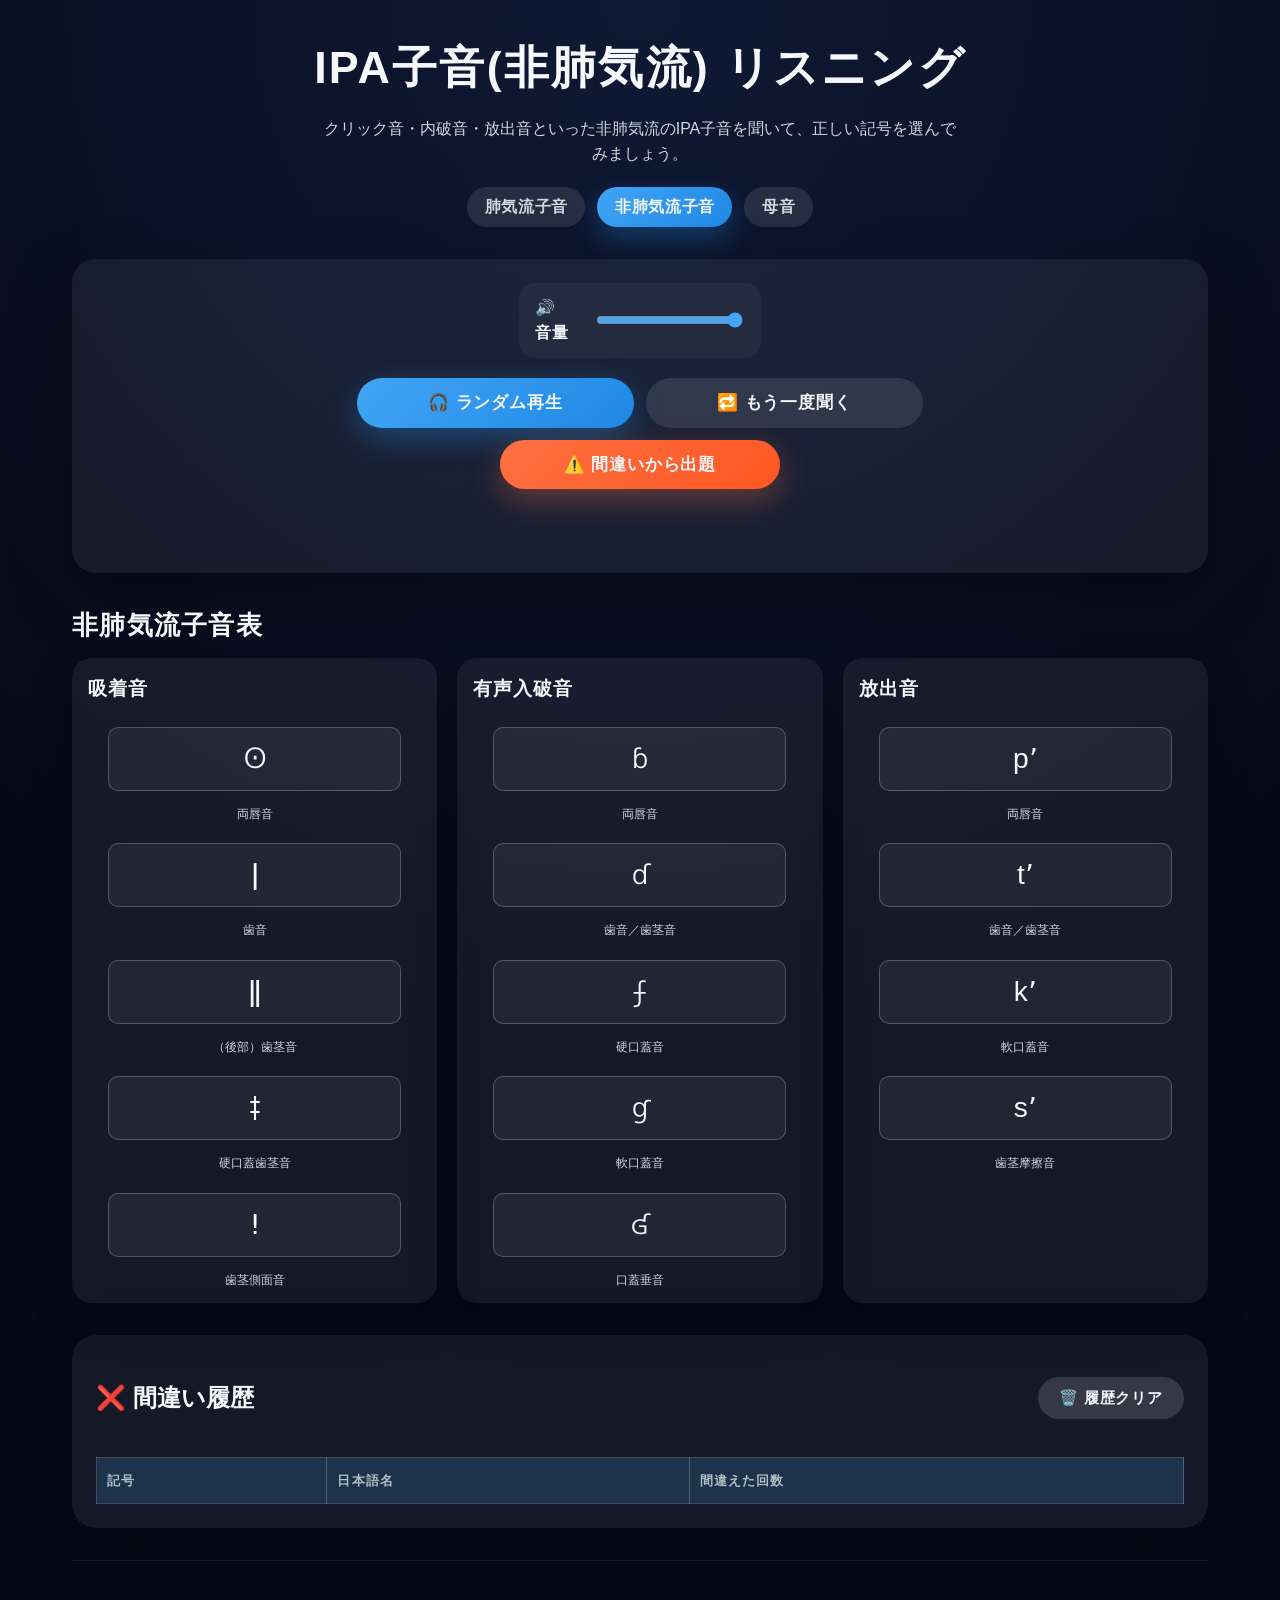
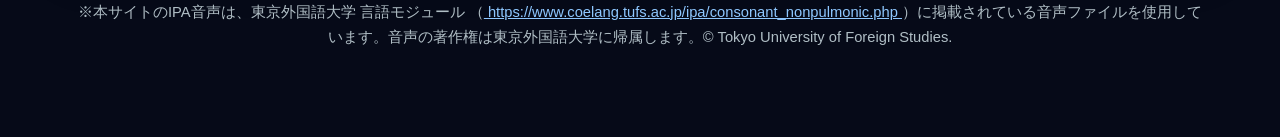
<file: nonpulmonic.html>
<!DOCTYPE html>
<html lang="ja">

<head>
    <meta charset="UTF-8">
    <meta name="viewport" content="width=device-width, initial-scale=1.0">
    <title>IPA子音(非肺気流) リスニング</title>

    <link rel="stylesheet" href="css/common.css">
    <link rel="stylesheet" href="css/pc.css" media="screen and (min-width: 769px)" />
    <link rel="stylesheet" href="css/mobile.css" media="screen and (max-width: 768px)" />

    <script async src="https://www.googletagmanager.com/gtag/js?id=G-R7DPSFMZ4Z"></script>
    <script>
        window.dataLayer = window.dataLayer || [];
        function gtag(){dataLayer.push(arguments);} 
        gtag('js', new Date());
        gtag('config', 'G-R7DPSFMZ4Z');
    </script>
</head>

<body class="nonpulmonic">
    <main class="page">
        <header class="page-header">
            <h1>IPA子音(非肺気流) リスニング</h1>
            <p class="page-description">クリック音・内破音・放出音といった非肺気流のIPA子音を聞いて、正しい記号を選んでみましょう。</p>
            <nav class="page-nav" aria-label="ページ切り替え">
                <a class="page-nav__link" href="index.html">肺気流子音</a>
                <a class="page-nav__link page-nav__link--active" href="nonpulmonic.html">非肺気流子音</a>
                <a class="page-nav__link" href="vowels.html">母音</a>
            </nav>
        </header>

        <section class="control-panel" aria-label="再生コントロール">
            <div class="volume-control">
                <label for="volumeSlider">🔊 音量</label>
                <input type="range" id="volumeSlider" min="0" max="1" step="0.01" value="1">
            </div>
            <div class="control-buttons">
                <div class="quiz-controls">
                    <button class="action-button primary quiz-btn" onclick="playRandomSound()">
                        <span class="emoji" aria-hidden="true">🎧</span>
                        <span class="label">ランダム再生</span>
                    </button>
                    <button class="action-button quiz-btn" onclick="replaySound()">
                        <span class="emoji" aria-hidden="true">🔁</span>
                        <span class="label">もう一度聞く</span>
                    </button>
                    <button class="action-button warning quiz-btn" onclick="playWrongSound()">
                        <span class="emoji" aria-hidden="true">⚠️</span>
                        <span class="label">間違いから出題</span>
                    </button>
                </div>
            </div>
            <p id="message" class="status-message" role="status" aria-live="polite"></p>
        </section>

        <section class="ipa-section" aria-label="非肺気流子音一覧">
            <h2 class="section-title">非肺気流子音表</h2>
            <p class="mobile-hint">記号をタップすると音声が再生されます。</p>
            <div id="nonpulmonic" class="np-sound-grid nonpulmonic-grid" role="list">
                <div class="np-column np-col-clicks" role="group" aria-label="吸着音">
                    <h3 class="np-column-title"><span class="col-title">吸着<br class="mobile-title-break">音</span></h3>
                    <button type="button" class="np-sound-cell clickable" data-name="両唇クリック音" aria-label="両唇クリック音 ʘ">ʘ</button>
                    <button type="button" class="np-sound-cell clickable" data-name="歯クリック音" aria-label="歯クリック音 ǀ">ǀ</button>
                    <button type="button" class="np-sound-cell clickable" data-name="側面クリック音" aria-label="側面クリック音 ǁ">ǁ</button>
                    <button type="button" class="np-sound-cell clickable" data-name="硬口蓋クリック音" aria-label="硬口蓋クリック音 ǂ">ǂ</button>
                    <button type="button" class="np-sound-cell clickable" data-name="後部歯茎クリック音" aria-label="後部歯茎クリック音 ǃ">ǃ</button>
                </div>
                <div class="np-column np-col-implosives" role="group" aria-label="有声入破音">
                    <h3 class="np-column-title"><span class="col-title">有声入破<br class="mobile-title-break">音</span></h3>
                    <button type="button" class="np-sound-cell clickable" data-name="両唇入破音" aria-label="両唇入破音 ɓ">ɓ</button>
                    <button type="button" class="np-sound-cell clickable" data-name="歯茎入破音" aria-label="歯茎入破音 ɗ">ɗ</button>
                    <button type="button" class="np-sound-cell clickable" data-name="軟口蓋入破音" aria-label="軟口蓋入破音 ʄ">ʄ</button>
                    <button type="button" class="np-sound-cell clickable" data-name="硬口蓋入破音" aria-label="硬口蓋入破音 ɠ">ɠ</button>
                    <button type="button" class="np-sound-cell clickable" data-name="軟口蓋入破音" aria-label="軟口蓋入破音 ʛ">ʛ</button>
                </div>
                <div class="np-column np-col-ejectives" role="group" aria-label="放出音">
                    <h3 class="np-column-title"><span class="col-title">放出<br class="mobile-title-break">音</span></h3>
                    <button type="button" class="np-sound-cell clickable" data-name="両唇放出音" aria-label="両唇放出音 pʼ">pʼ</button>
                    <button type="button" class="np-sound-cell clickable" data-name="歯/歯茎放出音" aria-label="歯/歯茎放出音 tʼ">tʼ</button>
                    <button type="button" class="np-sound-cell clickable" data-name="軟口蓋放出音" aria-label="軟口蓋放出音 kʼ">kʼ</button>
                    <button type="button" class="np-sound-cell clickable" data-name="歯茎摩擦放出音" aria-label="歯茎摩擦放出音 s">sʼ</button>
                </div>
            </div>
        </section>

        <section class="history-section" aria-label="間違い履歴">
            <div class="history-header">
                <h2>❌ 間違い履歴</h2>
                <button class="action-button subtle" onclick="clearHistory()">🗑️ 履歴クリア</button>
            </div>
            <div class="history-table-wrapper">
                <table id="historyTable">
                    <thead>
                        <tr>
                            <th>記号</th>
                            <th>日本語名</th>
                            <th>間違えた回数</th>
                        </tr>
                    </thead>
                    <tbody></tbody>
                </table>
            </div>
        </section>

        <footer class="site-footer">
            <p>
                ※本サイトのIPA音声は、東京外国語大学 言語モジュール
                （<a href="https://www.coelang.tufs.ac.jp/ipa/consonant_nonpulmonic.php" target="_blank" rel="noopener noreferrer">
                    https://www.coelang.tufs.ac.jp/ipa/consonant_nonpulmonic.php
                </a>）に掲載されている音声ファイルを使用しています。音声の著作権は東京外国語大学に帰属します。© Tokyo University of Foreign Studies.
            </p>
        </footer>
    </main>

    <script type="module" src="js/nonpulmonic.js"></script>
    <script src="src/nonpulmonic/fitButtons.js" defer></script>
</body>

</html>
</file>
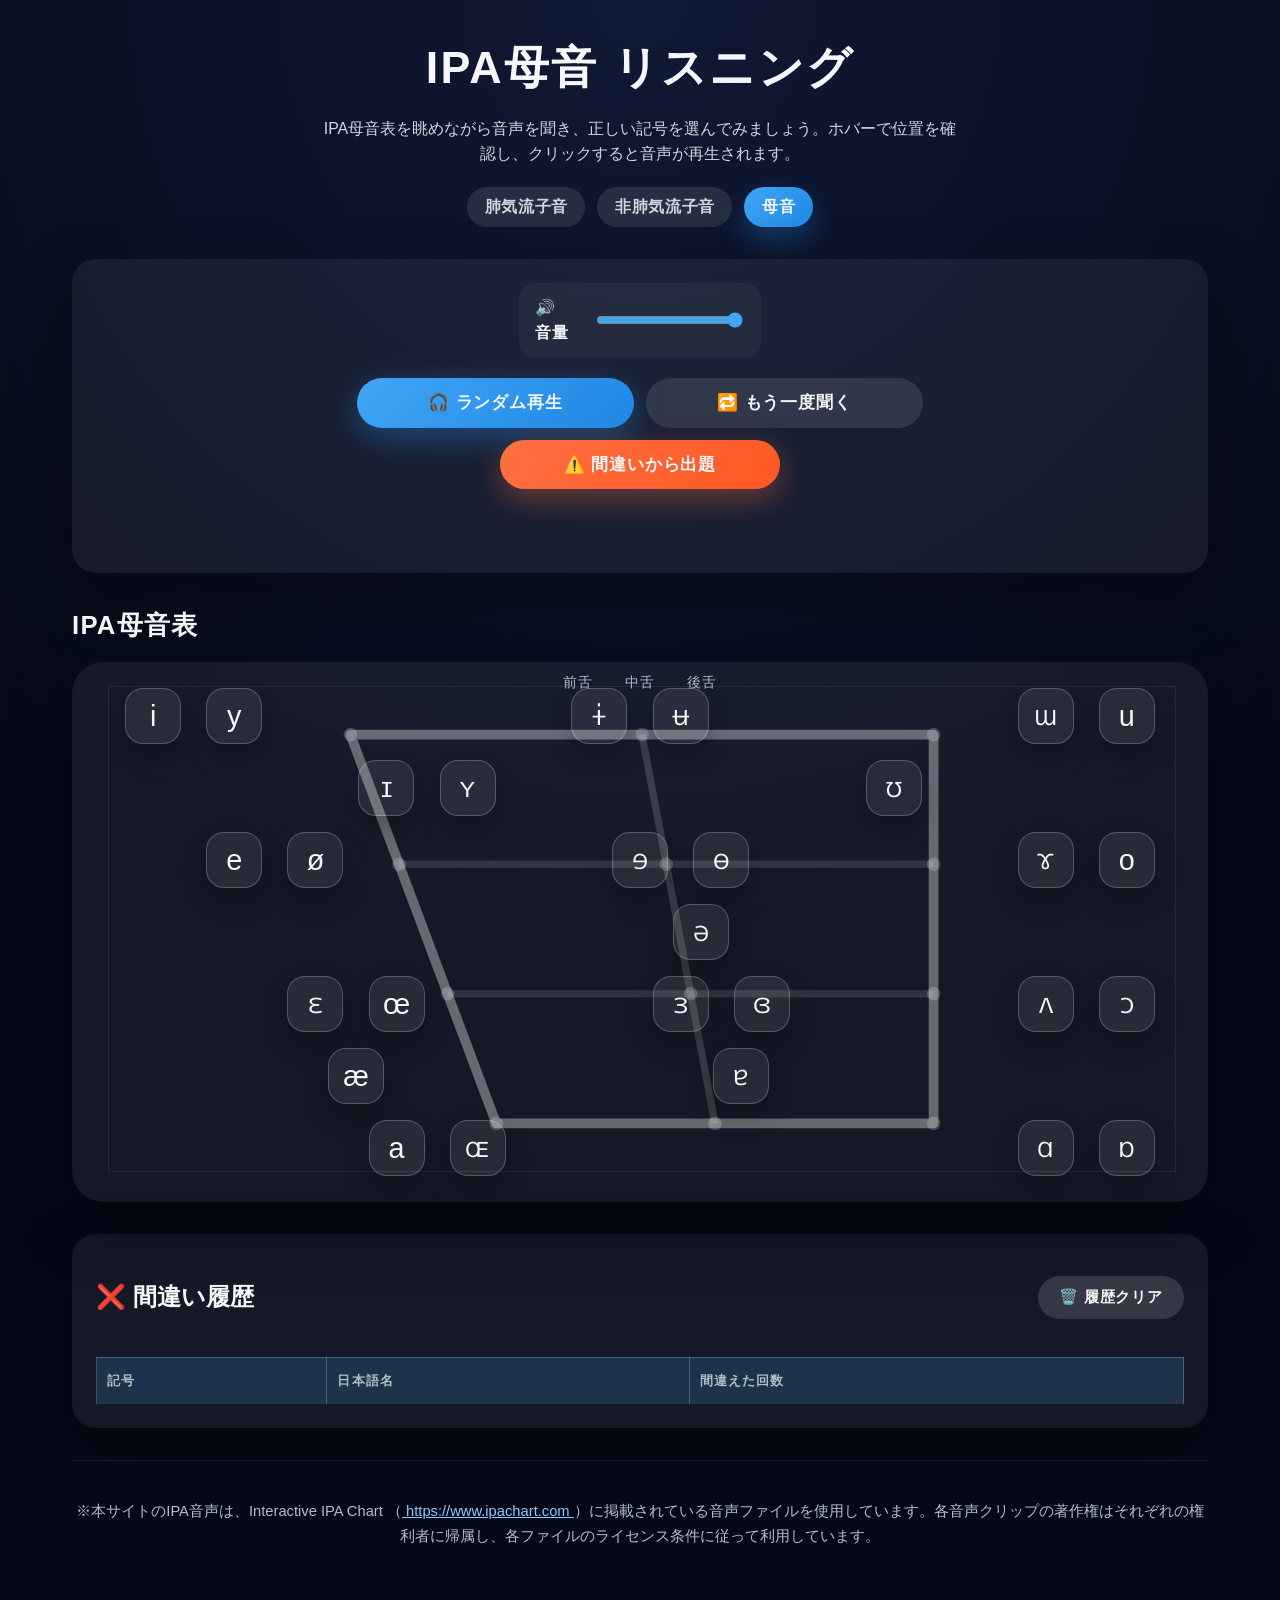
<file: vowels.html>
<!DOCTYPE html>
<html lang="ja">
<head>
    <meta charset="UTF-8">
    <meta name="viewport" content="width=device-width, initial-scale=1.0">
    <title>IPA母音 リスニング</title>

    <link rel="stylesheet" href="css/common.css">
    <link rel="stylesheet" href="css/pc.css" media="screen and (min-width: 769px)" />
    <link rel="stylesheet" href="css/mobile.css" media="screen and (max-width: 768px)" />

    <script async src="https://www.googletagmanager.com/gtag/js?id=G-R7DPSFMZ4Z"></script>
    <script>
        window.dataLayer = window.dataLayer || [];
        function gtag(){dataLayer.push(arguments);}
        gtag('js', new Date());
        gtag('config', 'G-R7DPSFMZ4Z');
    </script>
</head>
<body class="vowels">
    <main class="page">
        <header class="page-header">
            <h1>IPA母音 リスニング</h1>
            <p class="page-description">IPA母音表を眺めながら音声を聞き、正しい記号を選んでみましょう。ホバーで位置を確認し、クリックすると音声が再生されます。</p>
            <nav class="page-nav" aria-label="ページ切り替え">
                <a class="page-nav__link" href="index.html">肺気流子音</a>
                <a class="page-nav__link" href="nonpulmonic.html">非肺気流子音</a>
                <a class="page-nav__link page-nav__link--active" href="vowels.html">母音</a>
            </nav>
        </header>

        <section class="control-panel" aria-label="再生コントロール">
            <div class="volume-control">
                <label for="volumeSlider">🔊 音量</label>
                <input type="range" id="volumeSlider" min="0" max="1" step="0.01" value="1">
            </div>
            <div class="control-buttons">
                <div class="quiz-controls">
                    <button class="action-button primary quiz-btn" onclick="playRandomSound()">
                        <span class="emoji" aria-hidden="true">🎧</span>
                        <span class="label">ランダム再生</span>
                    </button>
                    <button class="action-button quiz-btn" onclick="replaySound()">
                        <span class="emoji" aria-hidden="true">🔁</span>
                        <span class="label">もう一度聞く</span>
                    </button>
                    <button class="action-button warning quiz-btn" onclick="playWrongSound()">
                        <span class="emoji" aria-hidden="true">⚠️</span>
                        <span class="label">間違いから出題</span>
                    </button>
                </div>
            </div>
            <p id="message" class="status-message" role="status" aria-live="polite"></p>
        </section>

        <section class="vowel-section" aria-label="IPA母音表">
            <div class="section-header">
                <h2 class="section-title">IPA母音表</h2>
                <p class="mobile-hint">セルをタップすると音声が再生されます。</p>
            </div>
            <div class="vowel-chart" id="vowelChart" aria-labelledby="vowelLegend">
                <svg class="vowel-chart__grid" viewBox="0 0 140 100" role="presentation" aria-hidden="true">
                    <path d="M10 10 H130 L130 90 L40 90 Z" fill="none" stroke="rgba(255,255,255,0.35)" stroke-width="2" stroke-linejoin="round" />
                    <path d="M70 10 L85 90" stroke="rgba(255,255,255,0.15)" stroke-width="1.5" />
                    <path d="M20 36.6667 H130" stroke="rgba(255,255,255,0.12)" stroke-width="1.5" />
                    <path d="M30 63.3333 H130" stroke="rgba(255,255,255,0.12)" stroke-width="1.5" />
                    <g fill="rgba(255,255,255,0.2)" pointer-events="none">
                        <circle cx="10" cy="10" r="1.4" />
                        <circle cx="70" cy="10" r="1.4" />
                        <circle cx="130" cy="10" r="1.4" />
                        <circle cx="20" cy="36.6667" r="1.4" />
                        <circle cx="75" cy="36.6667" r="1.4" />
                        <circle cx="130" cy="36.6667" r="1.4" />
                        <circle cx="30" cy="63.3333" r="1.4" />
                        <circle cx="80" cy="63.3333" r="1.4" />
                        <circle cx="130" cy="63.3333" r="1.4" />
                        <circle cx="40" cy="90" r="1.4" />
                        <circle cx="85" cy="90" r="1.4" />
                        <circle cx="130" cy="90" r="1.4" />
                    </g>
                </svg>
                <div class="vowel-chart__legend" id="vowelLegend" aria-hidden="true">
                    <span>前舌</span>
                    <span>中舌</span>
                    <span>後舌</span>
                </div>
                <!-- 母音セルは JS で追加 -->
            </div>
        </section>

        <section class="history-section" aria-label="間違い履歴">
            <div class="history-header">
                <h2>❌ 間違い履歴</h2>
                <button class="action-button subtle" onclick="clearHistory()">🗑️ 履歴クリア</button>
            </div>
            <div class="history-table-wrapper">
                <table id="historyTable">
                    <thead>
                        <tr>
                            <th>記号</th>
                            <th>日本語名</th>
                            <th>間違えた回数</th>
                        </tr>
                    </thead>
                    <tbody></tbody>
                </table>
            </div>
        </section>

        <footer class="site-footer">
            <p>
                ※本サイトのIPA音声は、Interactive IPA Chart
                （<a href="https://www.ipachart.com" target="_blank" rel="noopener noreferrer">
                    https://www.ipachart.com
                </a>）に掲載されている音声ファイルを使用しています。各音声クリップの著作権はそれぞれの権利者に帰属し、各ファイルのライセンス条件に従って利用しています。
            </p>
        </footer>
    </main>

    <audio id="audioPlayer"></audio>

    <script type="module" src="js/vowels.js"></script>
</body>
</html>
</file>
<file: css/common.css>
:root {
  --bg-gradient-start: #101935;
  --bg-gradient-end: #060a18;
  --surface-01: rgba(255, 255, 255, 0.06);
  --surface-02: rgba(255, 255, 255, 0.1);
  --surface-03: rgba(255, 255, 255, 0.04);
  --accent: #42a5f5;
  --accent-strong: #1e88e5;
  --warning: #ff7043;
  --warning-strong: #ff5722;
  --text-main: #f5f7fa;
  --text-subtle: #cfd8dc;
  --text-muted: #b0bec5;
}

* {
  box-sizing: border-box;
}

body {
  margin: 0;
  font-family: "Noto Sans JP", "Hiragino Sans", "Yu Gothic", sans-serif;
  background: radial-gradient(circle at top, var(--bg-gradient-start) 0%, var(--bg-gradient-end) 55%);
  color: var(--text-main);
  line-height: 1.6;
  min-height: 100vh;
}

a {
  color: #8ec7ff;
}

a:hover {
  color: #bbdefb;
}

.page {
  max-width: 1200px;
  margin: 0 auto;
  padding: 32px 32px 72px;
  display: flex;
  flex-direction: column;
  gap: 32px;
}

.page-header {
  text-align: center;
  display: flex;
  flex-direction: column;
  gap: 12px;
  align-items: center;
}

.page-nav {
  display: flex;
  gap: 12px;
  flex-wrap: wrap;
  justify-content: center;
  margin-top: 8px;
}

.page-nav__link {
  text-decoration: none;
  color: var(--text-subtle);
  font-weight: 600;
  letter-spacing: 0.04em;
  padding: 0.45em 1.1em;
  border-radius: 999px;
  background: rgba(255, 255, 255, 0.1);
  transition: transform 0.18s ease, filter 0.18s ease;
}

.page-nav__link:hover,
.page-nav__link:focus-visible {
  transform: translateY(-1px);
  filter: brightness(1.1);
}

.page-nav__link:focus-visible {
  outline: 3px solid rgba(255, 255, 255, 0.4);
  outline-offset: 2px;
}

.page-nav__link--active {
  background: linear-gradient(135deg, var(--accent), var(--accent-strong));
  color: var(--text-main);
  box-shadow: 0 12px 28px rgba(33, 150, 243, 0.3);
}

h1 {
  margin: 0;
  font-size: clamp(2rem, 2.2vw + 1.4rem, 2.8rem);
  letter-spacing: 0.05em;
}

.page-description {
  margin: 0;
  max-width: 640px;
  color: var(--text-subtle);
}

.control-panel {
  background: var(--surface-01);
  border-radius: 24px;
  padding: 24px;
  display: flex;
  flex-direction: column;
  gap: 20px;
  box-shadow: 0 24px 60px rgba(0, 0, 0, 0.35);
}

.manner-filter {
  background: var(--surface-03);
  border-radius: 20px;
  padding: 18px 20px;
  display: flex;
  flex-direction: column;
  gap: 16px;
}

.manner-filter__header {
  display: flex;
  flex-wrap: wrap;
  justify-content: space-between;
  align-items: center;
  gap: 12px;
}

.manner-filter__title {
  margin: 0;
  font-size: 1.2rem;
  letter-spacing: 0.04em;
}

.manner-filter__actions {
  display: flex;
  gap: 10px;
}

.chip-button {
  background: rgba(255, 255, 255, 0.14);
  border: none;
  border-radius: 999px;
  color: var(--text-main);
  cursor: pointer;
  font-size: 0.9rem;
  font-weight: 600;
  letter-spacing: 0.04em;
  padding: 0.45em 1.1em;
  transition: transform 0.18s ease, filter 0.18s ease;
}

.chip-button:hover,
.chip-button:focus-visible {
  transform: translateY(-1px);
  filter: brightness(1.08);
}

.chip-button:focus-visible {
  outline: 3px solid rgba(255, 255, 255, 0.4);
  outline-offset: 2px;
}

.manner-options {
  display: grid;
  grid-template-columns: repeat(auto-fit, minmax(140px, 1fr));
  gap: 12px;
}

.manner-option {
  background: rgba(255, 255, 255, 0.08);
  border-radius: 12px;
  padding: 10px 12px;
  display: flex;
  align-items: center;
  gap: 8px;
  cursor: pointer;
  font-weight: 600;
}

.manner-option input[type="checkbox"] {
  width: 18px;
  height: 18px;
  accent-color: var(--accent);
}

.manner-filter__hint {
  margin: 0;
  font-size: 0.9rem;
  color: var(--text-muted);
}

.control-buttons {
  display: flex;
  flex-wrap: wrap;
  gap: 12px;
  justify-content: center;
}

.quiz-controls {
  display: flex;
  flex-wrap: wrap;
  gap: 12px;
  justify-content: center;
  width: 100%;
}

.action-button {
  flex: 1 1 220px;
  padding: 0.85em 1.2em;
  border: none;
  border-radius: 999px;
  background: var(--surface-02);
  color: var(--text-main);
  font-size: 1.05rem;
  font-weight: 600;
  letter-spacing: 0.05em;
  cursor: pointer;
  transition: transform 0.18s ease, box-shadow 0.18s ease, filter 0.18s ease;
}

.action-button.primary {
  background: linear-gradient(135deg, var(--accent), var(--accent-strong));
  box-shadow: 0 10px 30px rgba(33, 150, 243, 0.35);
}

.action-button.warning {
  background: linear-gradient(135deg, var(--warning), var(--warning-strong));
  box-shadow: 0 10px 30px rgba(255, 112, 67, 0.35);
}

.action-button.subtle {
  flex: none;
  background: rgba(255, 255, 255, 0.14);
  font-size: 0.95rem;
  padding: 0.7em 1.4em;
}

.action-button:hover,
.action-button:focus-visible {
  transform: translateY(-2px);
  filter: brightness(1.05);
}

.action-button:focus-visible {
  outline: 3px solid rgba(255, 255, 255, 0.4);
  outline-offset: 2px;
}

.volume-control {
  display: flex;
  align-items: center;
  justify-content: center;
  gap: 16px;
  padding: 12px 16px;
  background: var(--surface-03);
  border-radius: 16px;
}

.volume-control label {
  font-weight: 600;
  letter-spacing: 0.08em;
}

.volume-control input[type="range"] {
  width: 100%;
  max-width: 280px;
  accent-color: var(--accent);
}

.status-message {
  min-height: 2.4em;
  margin: 0;
  text-align: center;
  font-size: 1.05rem;
  letter-spacing: 0.04em;
}

.ipa-section {
  display: flex;
  flex-direction: column;
  gap: 12px;
}

.section-title {
  margin: 0;
  font-size: 1.6rem;
  letter-spacing: 0.05em;
}

.mobile-hint {
  margin: 0;
  font-size: 0.9rem;
  color: var(--text-muted);
  display: none;
}

.ipa-table-wrapper {
  background: var(--surface-01);
  border-radius: 28px;
  padding: 18px;
  overflow-x: auto;
  box-shadow: inset 0 1px 0 rgba(255, 255, 255, 0.04);
}

.section-title {
  margin: 0;
  font-size: 1.6rem;
  letter-spacing: 0.05em;
}

.mobile-hint {
  margin: 0;
  font-size: 0.9rem;
  color: var(--text-muted);
  display: none;
}

.ipa-table-wrapper {
  background: var(--surface-01);
  border-radius: 28px;
  padding: 18px;
  overflow-x: auto;
  box-shadow: inset 0 1px 0 rgba(255, 255, 255, 0.04);
}

.ipa-table {
  width: 100%;
  min-width: 960px;
  border-collapse: collapse;
}

th,
td {
  border: 1px solid rgba(255, 255, 255, 0.22);
  padding: 12px 10px;
  text-align: center;
  vertical-align: middle;
  font-size: 1.05rem;
}

th {
  background: rgba(66, 165, 245, 0.18);
  color: var(--text-main);
  font-weight: 700;
}

.label {
  background: linear-gradient(135deg, #26a69a, #2bbbad);
  color: var(--text-main);
  font-weight: 700;
}

.unpronounceable {
  background: rgba(255, 112, 67, 0.42);
  color: var(--text-main);
}

.ipa-cell {
  cursor: pointer;
  transition: background-color 0.18s ease, transform 0.12s ease;
}

.ipa-cell:hover,
.ipa-cell:focus-visible {
  background-color: rgba(66, 165, 245, 0.22);
  transform: translateY(-2px);
}

.clickable.is-playing {
  background-color: rgba(66, 165, 245, 0.22);
  box-shadow: 0 0 0 2px rgba(66, 165, 245, 0.25) inset;
}

.np-sound-grid {
  display: grid;
  gap: 20px;
  grid-template-columns: repeat(auto-fit, minmax(180px, 1fr));
}

.np-column {
  background: var(--surface-01);
  border-radius: 20px;
  padding: 16px;
  display: flex;
  flex-direction: column;
  gap: 12px;
  box-shadow: 0 16px 40px rgba(0, 0, 0, 0.25);
}

.np-column-title {
  margin: 0;
  text-align: center;
  font-size: 1.2rem;
  color: var(--text-main);
  letter-spacing: 0.05em;
}

.np-column-title .col-title {
  display: inline-block;
}

.mobile-title-break {
  display: none;
}

.nonpulmonic .np-col-clicks,
.nonpulmonic .np-col-implosives,
.nonpulmonic .np-col-ejectives {
  place-items: start center;
}

.nonpulmonic .np-item {
  display: block;
  width: 100%;
  text-align: center;
}

.nonpulmonic .np-glyph-btn,
.nonpulmonic .np-sound-cell {
  display: block;
  width: calc(100% - 8px);
  margin: 0 auto;
  box-sizing: border-box;
  max-width: 100%;
}

.nonpulmonic .np-glyph-btn {
  display: flex;
  align-items: center;
  justify-content: center;
  min-height: 64px;
  padding: 10px 12px;
  border: 1px solid rgba(255, 255, 255, 0.22);
  border-radius: var(--ipa-btn-radius, 10px);
  background: rgba(255, 255, 255, 0.06);
  color: var(--text-main);
  font-size: clamp(24px, 2.2vw, 32px);
  font-family: inherit;
  line-height: 1;
  cursor: pointer;
  transition: background-color 0.18s ease, transform 0.12s ease, box-shadow 0.18s ease;
}

@media (max-width: 640px) {
  .nonpulmonic .np-glyph-btn {
    min-height: 56px;
    padding: 8px 10px;
    font-size: clamp(22px, 7vw, 28px);
  }
}

.nonpulmonic .np-glyph-btn:hover,
.nonpulmonic .np-glyph-btn:focus-visible,
.nonpulmonic .np-glyph-btn.is-playing {
  background-color: rgba(66, 165, 245, 0.22);
  transform: translateY(-2px);
  box-shadow: 0 8px 20px rgba(66, 165, 245, 0.25);
}

.nonpulmonic .np-glyph-btn:focus-visible {
  outline: 2px solid rgba(66, 165, 245, 0.55);
  outline-offset: 2px;
}

.nonpulmonic .np-item .np-ja {
  display: block;
  margin-top: 6px;
  width: calc(100% - 8px);
  margin-left: auto;
  margin-right: auto;
  white-space: nowrap;
  overflow: hidden;
  text-overflow: clip;
  font-size: 12px;
  line-height: 1.2;
  color: var(--ipa-ja-fg, #cfd6de);
  text-align: center;
  pointer-events: none;
}

.nonpulmonic .np-sound-cell.has-ja,
.nonpulmonic .np-sound-cell.has-ja * {
  min-width: 0;
}

.nonpulmonic .np-glyph-btn {
  min-width: 0;
}

.nonpulmonic .np-glyph-btn .ipa-ja {
  display: none !important;
}

.history-section {
  background: var(--surface-01);
  border-radius: 24px;
  padding: 24px;
  display: flex;
  flex-direction: column;
  gap: 20px;
  box-shadow: 0 24px 60px rgba(0, 0, 0, 0.35);
}

.section-header {
  display: flex;
  align-items: baseline;
  justify-content: space-between;
  gap: 12px;
  flex-wrap: wrap;
}

.vowel-section {
  display: flex;
  flex-direction: column;
  gap: 16px;
}

.vowel-chart {
  position: relative;
  background: var(--surface-01);
  border-radius: 32px;
  padding: 24px 28px;
  min-height: clamp(420px, 55vw, 540px);
  box-shadow: 0 24px 60px rgba(0, 0, 0, 0.35);
  overflow: hidden;
}

.vowel-chart::after {
  content: "";
  position: absolute;
  inset: 24px 32px 30px 36px;
  border: 1px solid rgba(255, 255, 255, 0.08);
  pointer-events: none;
}

.vowel-chart__grid {
  position: absolute;
  inset: 24px 32px 30px 36px;
  width: calc(100% - 68px);
  height: calc(100% - 54px);
}

.vowel-chart__legend {
  position: absolute;
  top: 10px;
  left: 50%;
  transform: translateX(-50%);
  display: flex;
  gap: 32px;
  font-size: 0.85rem;
  color: var(--text-muted);
  letter-spacing: 0.08em;
  text-transform: uppercase;
  pointer-events: none;
}

.vowel-cell {
  position: absolute;
  left: var(--left);
  top: var(--top);
  transform: translate(-50%, -50%);
  width: clamp(44px, 8vw, 56px);
  height: clamp(44px, 8vw, 56px);
  border-radius: 18px;
  border: 1px solid rgba(255, 255, 255, 0.22);
  background: rgba(255, 255, 255, 0.08);
  color: var(--text-main);
  font-size: clamp(1.3rem, 4vw, 1.8rem);
  font-family: inherit;
  display: flex;
  align-items: center;
  justify-content: center;
  cursor: pointer;
  transition: background-color 0.18s ease, transform 0.14s ease, box-shadow 0.18s ease;
  box-shadow: 0 12px 24px rgba(0, 0, 0, 0.22);
  z-index: 1;
}

.vowel-cell:hover,
.vowel-cell:focus-visible,
.vowel-cell.is-playing {
  background: rgba(66, 165, 245, 0.24);
  transform: translate(-50%, -55%);
  box-shadow: 0 16px 36px rgba(66, 165, 245, 0.28);
}

.vowel-cell:focus-visible {
  outline: 2px solid rgba(144, 202, 249, 0.9);
  outline-offset: 2px;
}

.vowel-cell[data-name]::after {
  content: attr(data-name);
  position: absolute;
  bottom: -32px;
  left: 50%;
  transform: translateX(-50%);
  background: rgba(0, 0, 0, 0.6);
  color: var(--text-main);
  font-size: 0.7rem;
  padding: 4px 6px;
  border-radius: 6px;
  opacity: 0;
  pointer-events: none;
  transition: opacity 0.2s ease;
  white-space: nowrap;
  z-index: 2;
}

.vowel-cell:hover::after,
.vowel-cell:focus-visible::after {
  opacity: 1;
}

.ipa-cell {
  cursor: pointer;
  transition: background-color 0.18s ease, transform 0.12s ease;
}

.ipa-cell:hover,
.ipa-cell:focus-visible {
  background-color: rgba(66, 165, 245, 0.22);
  transform: translateY(-2px);
}

.history-section {
  background: var(--surface-01);
  border-radius: 24px;
  padding: 24px;
  display: flex;
  flex-direction: column;
  gap: 20px;
  box-shadow: 0 24px 60px rgba(0, 0, 0, 0.35);
}

.history-header {
  display: flex;
  align-items: center;
  justify-content: space-between;
  gap: 16px;
}

.history-table-wrapper {
  overflow-x: auto;
}

#historyTable {
  width: 100%;
  border-collapse: collapse;
}

#historyTable th,
#historyTable td {
  padding: 12px 10px;
  border-bottom: 1px solid rgba(255, 255, 255, 0.12);
  text-align: left;
}

#historyTable th {
  text-transform: uppercase;
  font-size: 0.82rem;
  letter-spacing: 0.08em;
  color: var(--text-muted);
}

#historyTable tbody tr:nth-child(even) {
  background: rgba(255, 255, 255, 0.04);
}

.site-footer {
  text-align: center;
  color: var(--text-muted);
  font-size: 0.92rem;
  line-height: 1.7;
  border-top: 1px solid rgba(255, 255, 255, 0.08);
  padding-top: 24px;
}

audio {
  display: none;
}

@media (prefers-reduced-motion: reduce) {
  * {
    transition-duration: 0.01ms !important;
    animation-duration: 0.01ms !important;
  }
}

/* --- quiz ボタンの選択残り・塗りつぶし対策（PC/モバイル共通） --- */
.quiz-controls .quiz-btn,
.quiz-controls .quiz-btn * {
  user-select: none;
  -webkit-user-select: none;
  -ms-user-select: none;
  -webkit-tap-highlight-color: transparent;
}

/* .label 等に付いているバッジ風の背景/角丸/影を無効化（ここだけスコープ） */
.quiz-controls .quiz-btn .label,
.quiz-controls .quiz-btn .btn-label,
.quiz-controls .quiz-btn .text {
  background: transparent !important;
  box-shadow: none !important;
  border: 0 !important;
  padding: 0 !important;
  margin: 0;
  color: inherit;
  display: inline;
  line-height: 1.1;
}

/* テキスト選択ハイライト色を無効化（常時選択っぽく見えるのを防止） */
.quiz-controls .quiz-btn ::selection {
  background: transparent;
  color: inherit;
}

.quiz-controls .quiz-btn ::-moz-selection {
  background: transparent;
  color: inherit;
}

/* フォーカスは見えるように（アクセシビリティ維持） */
.quiz-controls .quiz-btn:focus-visible {
  outline: 2px solid #69f;
  outline-offset: 2px;
}
</file>
<file: css/pc.css>
.mobile-hint {
  display: none;
}

.control-panel {
  align-items: center;
}

.control-buttons {
  justify-content: center;
}

.action-button {
  max-width: 280px;
}

.history-header {
  flex-direction: row;
}

.history-header .action-button.subtle {
  margin-left: auto;
}
</file>
<file: css/mobile.css>
.page {
  padding: 24px 16px 56px;
  gap: 24px;
}

.page-header {
  align-items: flex-start;
  text-align: left;
}

.page-nav {
  justify-content: flex-start;
  margin-top: 4px;
}

.page-nav__link {
  font-size: 0.9rem;
  padding: 0.35em 0.9em;
}

h1 {
  font-size: 2rem;
}

.page-description {
  font-size: 0.95rem;
}

.control-panel {
  padding: 20px 16px;
}

.volume-control {
  order: 0;
  flex-direction: column;
  align-items: stretch;
  gap: 10px;
}

.manner-filter {
  order: 1;
}

.control-buttons {
  order: 2;
  flex-direction: column;
  gap: 10px;
}

.status-message {
  order: 3;
}

.action-button {
  max-width: none;
  width: 100%;
  font-size: 1rem;
  padding: 0.45em 1em;
  line-height: 1.2;
}

.action-button.subtle {
  width: 100%;
  font-size: 0.9rem;
  padding: 0.45em 1.1em;
  line-height: 1.2;
}

.volume-control {
  flex-direction: column;
  align-items: stretch;
  gap: 10px;
}

.volume-control input[type="range"] {
  max-width: none;
}

.status-message {
  text-align: left;
  font-size: 1rem;
}

.mobile-hint {
  display: block;
}

.ipa-table-wrapper {
  margin: 0 -16px;
  padding: 12px 16px 20px;
}

.ipa-table {
  min-width: 720px;
}

.ipa-table th,
.ipa-table td {
  font-size: 0.95rem;
  padding: 10px 8px;
}

.history-section {
  padding: 20px 16px;
}

.history-header {
  flex-direction: column;
  align-items: stretch;
}

.history-header .action-button.subtle {
  margin-left: 0;
  width: 100%;
}

.site-footer {
  font-size: 0.85rem;
  text-align: left;
  padding-top: 16px;
}

.vowel-chart {
  min-height: 320px;
  padding: 12px 16px;
}

.vowel-chart__legend {
  top: 8px;
  gap: 16px;
  font-size: 0.78rem;
}

.vowel-cell {
  width: clamp(40px, 14vw, 52px);
  height: clamp(40px, 14vw, 52px);
}

.vowel-cell[data-name]::after {
  display: none;
}

@media (max-width: 640px) {
  .quiz-controls {
    display: flex;
    flex-direction: row;
    flex-wrap: nowrap;
    gap: 8px;
    align-items: center;
  }

  .quiz-controls .quiz-btn {
    flex: 1 1 0;
    min-width: 0;
    display: flex;
    flex-direction: column;
    justify-content: center;
    align-items: center;
    gap: 2px;
    height: 60px;
    min-height: 60px;
    padding: 4px 6px;
    text-align: center;
    border-radius: 10px;
  }

  .quiz-controls .quiz-btn .emoji {
    line-height: 1;
    display: block;
  }

  .quiz-controls .quiz-btn .label {
    display: block;
    white-space: nowrap;
    line-height: 1.1;
    font-size: clamp(10px, 3.2vw, 13px);
  }

  .quiz-controls .quiz-btn svg,
  .quiz-controls .quiz-btn img {
    width: 18px;
    height: 18px;
  }

  .nonpulmonic-grid {
    display: grid;
    grid-template-columns: repeat(3, minmax(0, 1fr));
    gap: 8px;
    align-items: start;
  }

  .nonpulmonic-grid .np-column {
    width: auto;
    max-width: none;
  }

  .mobile-title-break {
    display: inline;
  }

  /* —— モバイル時のスクロール＋固定行列 —— */
  .pulmonic-scroll {
    --scroll-pad-inline: 16px;
    padding-inline: var(--scroll-pad-inline);
    margin-inline: calc(-1 * var(--scroll-pad-inline));
    overflow: auto;
    -webkit-overflow-scrolling: touch;
    max-width: 100%;
  }

  .pulmonic-table {
    border-collapse: separate;
    border-spacing: 0;
    width: max-content;
    min-width: 100%;
  }

  .pulmonic-table thead th {
    position: sticky;
    z-index: 3;
    background: linear-gradient(135deg, #26a69a, #2bbbad);
    color: var(--text-main);
  }

  .pulmonic-table thead tr:first-child th {
    top: 0;
  }

  .pulmonic-table thead tr:nth-child(2) th {
    top: calc(1.2em + 24px);
  }

  .pulmonic-table thead th:first-child {
    left: auto !important;
    z-index: 3;
  }

  .pulmonic-table thead th,
  .pulmonic-table tbody th:first-child,
  .pulmonic-table tbody td:first-child {
    background-clip: padding-box;
  }

  .pulmonic-table tbody th:first-child,
  .pulmonic-table tbody td:first-child {
    position: sticky;
    left: calc(-1 * var(--scroll-pad-inline));
    z-index: 2;
    background: linear-gradient(135deg, #26a69a, #2bbbad);
    color: var(--text-main);
    white-space: nowrap;
  }

  /* Mobile pulmonic table inherits a 28px radius from .ipa-table-wrapper in common.css; flatten corners while sticky */
  .pulmonic-scroll,
  .pulmonic-table {
    border-radius: 0 !important;
  }

  .pulmonic-table thead th,
  .pulmonic-table thead th:first-child,
  .pulmonic-table thead th:last-child {
    border-radius: 0 !important;
  }

  .pulmonic-table tbody th:first-child,
  .pulmonic-table tbody td:first-child {
    border-radius: 0 !important;
  }

  .pulmonic-scroll,
  .pulmonic-table {
    -webkit-tap-highlight-color: transparent;
    touch-action: pan-x pan-y;
  }
}
</file>
